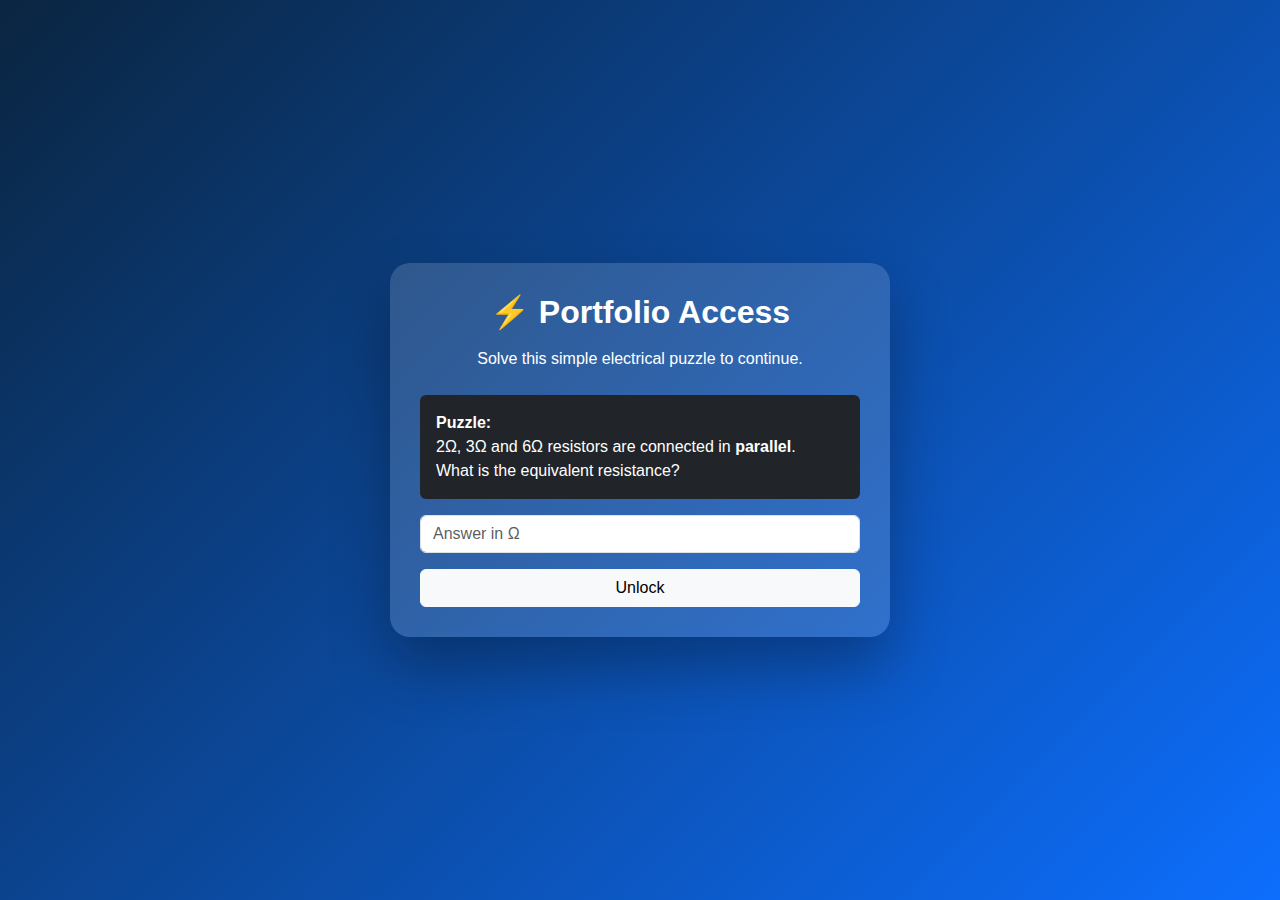
<file: index.html>
<!DOCTYPE html>
<html lang="en">
<head>
<meta charset="UTF-8">
<meta name="viewport" content="width=device-width, initial-scale=1">
<title>Access Required</title>

<link href="https://cdn.jsdelivr.net/npm/bootstrap@5.3.3/dist/css/bootstrap.min.css" rel="stylesheet">

<style>
body{
  min-height:100vh;
  margin:0;
  background: linear-gradient(135deg,#0a2540,#0d6efd);
  display:flex;
  align-items:center;
  justify-content:center;
  color:white;
  font-family: Arial, sans-serif;
}
.card-box{
  background: rgba(255,255,255,0.15);
  padding:30px;
  border-radius:20px;
  width:100%;
  max-width:500px;
  box-shadow:0 30px 60px rgba(0,0,0,0.3);
}
</style>
</head>

<body>

<div class="card-box text-center">
  <h2 class="fw-bold mb-3">⚡ Portfolio Access</h2>

  <p class="mb-4">
    Solve this simple electrical puzzle to continue.
  </p>

  <div class="bg-dark p-3 rounded mb-3 text-start">
    <strong>Puzzle:</strong><br>
    2Ω, 3Ω and 6Ω resistors are connected in <b>parallel</b>.<br>
    What is the equivalent resistance?
  </div>

  <input id="answer" class="form-control mb-3" placeholder="Answer in Ω">

  <div id="msg" class="text-danger mb-2 d-none">❌ Wrong answer. Try again.</div>

  <button class="btn btn-light w-100" onclick="unlock()">Unlock</button>
</div>

<script>
function unlock(){
  const ans = document.getElementById("answer").value.trim();

  if(ans === "1"){
    localStorage.setItem("unlocked","yes");
    window.location.href = "./home.html";  // ✅ FIXED
  } else {
    document.getElementById("msg").classList.remove("d-none");
  }
}
</script>


</body>
</html>
</file>
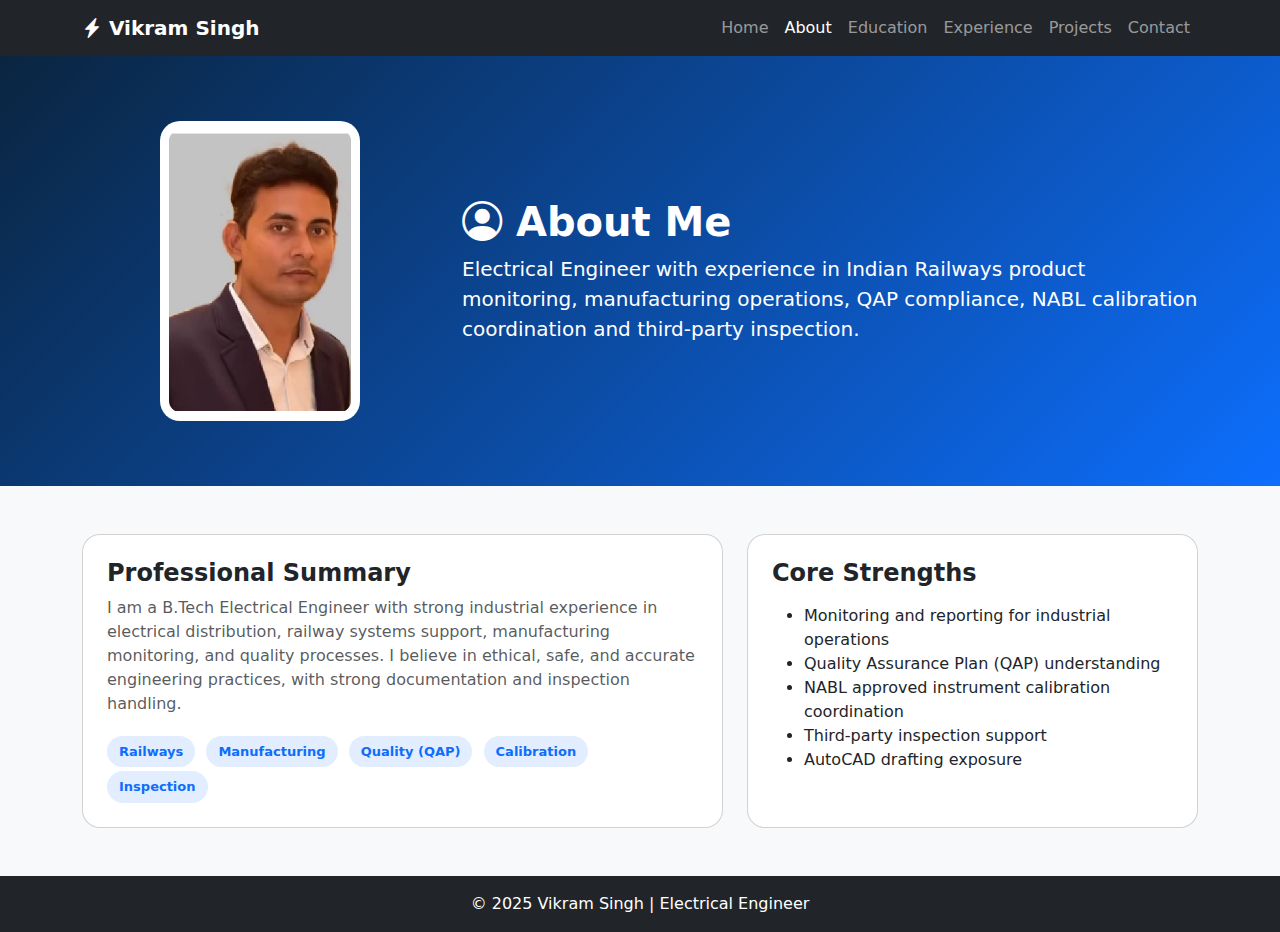
<file: about.html>
<!DOCTYPE html>
<html lang="en">
<head>
  <meta charset="UTF-8">
  <meta name="viewport" content="width=device-width, initial-scale=1">
  <title>About | Vikram Singh</title>

  <link href="https://cdn.jsdelivr.net/npm/bootstrap@5.3.3/dist/css/bootstrap.min.css" rel="stylesheet">
  <link rel="stylesheet" href="https://cdn.jsdelivr.net/npm/bootstrap-icons@1.11.3/font/bootstrap-icons.min.css">

  <style>
    .page-hero{
      background: linear-gradient(135deg, #0a2540, #0d6efd);
      color: white;
      padding: 65px 0;
    }
    .soft-card{
      border-radius: 18px;
      transition: 0.25s;
    }
    .soft-card:hover{
      transform: translateY(-6px);
      box-shadow: 0 22px 55px rgba(0,0,0,0.12);
    }
    .profile-img{
      width: 210px;
      height: 210px;
      object-fit: cover;
      border-radius: 18px;
      border: 3px solid rgba(255,255,255,0.35);
    }
    .pill{
      display:inline-block;
      padding: 6px 12px;
      border-radius: 999px;
      background: rgba(13,110,253,0.12);
      color: #0d6efd;
      font-weight: 600;
      font-size: 13px;
      margin: 4px 6px 0 0;
    }
    .col-lg-4{
      display: flex;
      justify-content: center;
      align-items: center;
      transition: 0.25s;
    }

    .profile-img{
      width: 200px;
      height: 300px;
      object-fit: contain;          /* no crop */
      background: #ffffff;             /* fills empty area */
      border-radius: 20px;
      padding: 6px;
    }

  </style>
</head>

<body>

<!-- NAVBAR -->
<nav class="navbar navbar-expand-lg navbar-dark bg-dark sticky-top">
  <div class="container">
    <a class="navbar-brand fw-bold" href="index.html"><i class="bi bi-lightning-charge-fill"></i> Vikram Singh</a>

    <button class="navbar-toggler" type="button" data-bs-toggle="collapse" data-bs-target="#mainNav">
      <span class="navbar-toggler-icon"></span>
    </button>

    <div class="collapse navbar-collapse" id="mainNav">
      <ul class="navbar-nav ms-auto">
        <li class="nav-item"><a class="nav-link" href="index.html">Home</a></li>
        <li class="nav-item"><a class="nav-link active" href="about.html">About</a></li>
        <li class="nav-item"><a class="nav-link" href="education.html">Education</a></li>
        <li class="nav-item"><a class="nav-link" href="experience.html">Experience</a></li>
        <li class="nav-item"><a class="nav-link" href="projects.html">Projects</a></li>
        <li class="nav-item"><a class="nav-link" href="contact.html">Contact</a></li>
      </ul>
    </div>
  </div>
</nav>

<!-- HERO -->
<section class="page-hero">
  <div class="container">
    <div class="row align-items-center g-4">
      <div class="col-lg-4 text-lg-end text-center">
        <div class="profile-box d-inline-block">
          <img src="profile.jpg" alt="Vikram Singh" class="profile-img">
        </div>
      </div>
      <div class="col-lg-8">
        <h1 class="fw-bold mb-2"><i class="bi bi-person-circle"></i> About Me</h1>
        <p class="lead mb-0">
          Electrical Engineer with experience in Indian Railways product monitoring, manufacturing operations,
          QAP compliance, NABL calibration coordination and third-party inspection.
        </p>
      </div>
    </div>
  </div>
</section>

<!-- CONTENT -->
<section class="py-5 bg-light">
  <div class="container">

    <div class="row g-4">
      <div class="col-lg-7">
        <div class="card soft-card p-4 h-100">
          <h4 class="fw-bold mb-2">Professional Summary</h4>
          <p class="text-muted mb-0">
            I am a B.Tech Electrical Engineer with strong industrial experience in electrical distribution,
            railway systems support, manufacturing monitoring, and quality processes. I believe in ethical,
            safe, and accurate engineering practices, with strong documentation and inspection handling.
          </p>

          <div class="mt-3">
            <span class="pill">Railways</span>
            <span class="pill">Manufacturing</span>
            <span class="pill">Quality (QAP)</span>
            <span class="pill">Calibration</span>
            <span class="pill">Inspection</span>
          </div>
        </div>
      </div>

      <div class="col-lg-5">
        <div class="card soft-card p-4 h-100">
          <h4 class="fw-bold mb-3">Core Strengths</h4>
          <ul class="mb-0">
            <li>Monitoring and reporting for industrial operations</li>
            <li>Quality Assurance Plan (QAP) understanding</li>
            <li>NABL approved instrument calibration coordination</li>
            <li>Third-party inspection support</li>
            <li>AutoCAD drafting exposure</li>
          </ul>
        </div>
      </div>
    </div>

  </div>
</section>

<footer class="bg-dark text-white text-center py-3">
  © 2025 Vikram Singh | Electrical Engineer
</footer>

<script src="https://cdn.jsdelivr.net/npm/bootstrap@5.3.3/dist/js/bootstrap.bundle.min.js"></script>
</body>
</html>
</file>
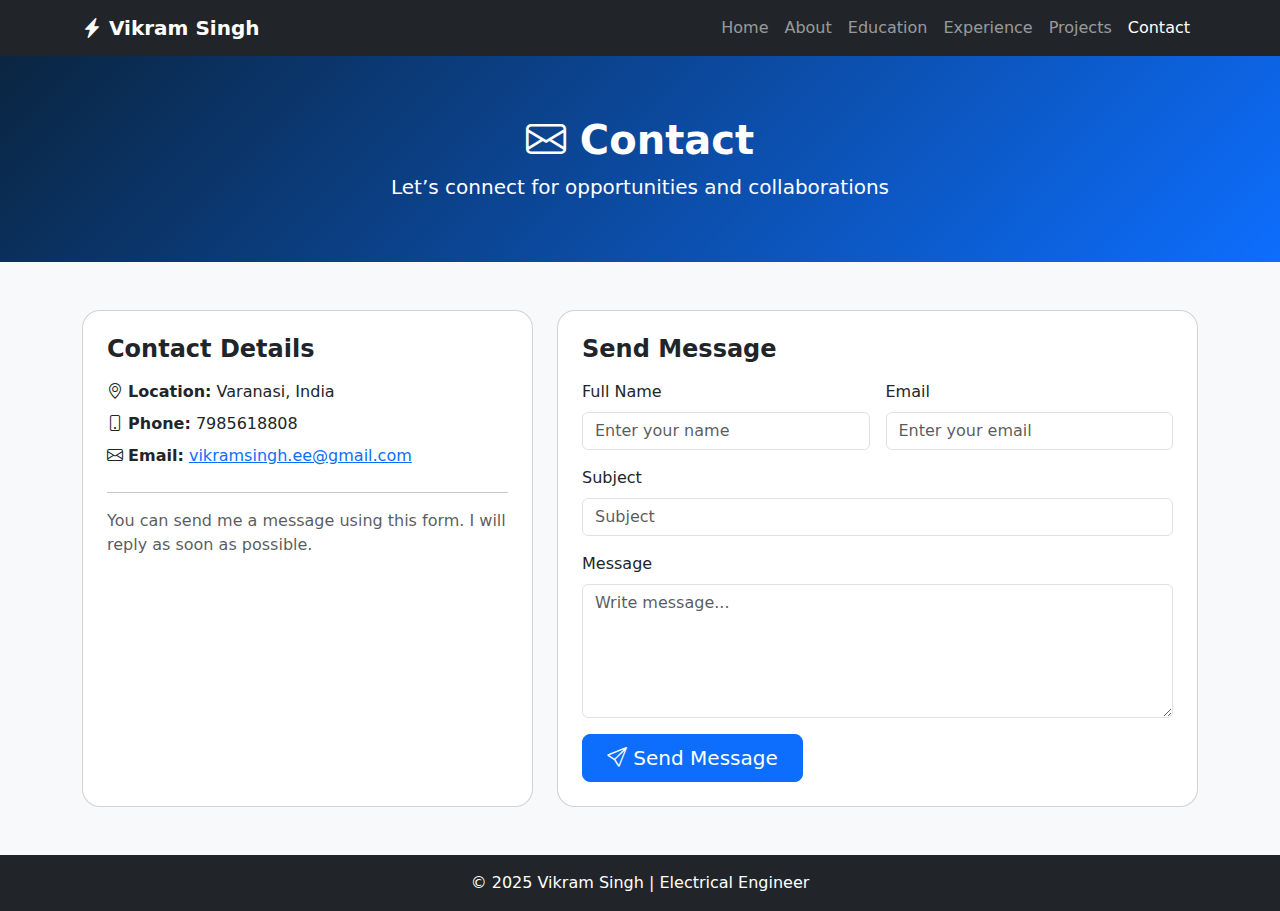
<file: contact.html>
<!DOCTYPE html>
<html lang="en">
<head>
  <meta charset="UTF-8">
  <meta name="viewport" content="width=device-width, initial-scale=1">
  <title>Contact | Vikram Singh</title>

  <link href="https://cdn.jsdelivr.net/npm/bootstrap@5.3.3/dist/css/bootstrap.min.css" rel="stylesheet">
  <link rel="stylesheet" href="https://cdn.jsdelivr.net/npm/bootstrap-icons@1.11.3/font/bootstrap-icons.min.css">

  <style>
    .page-hero{
      background: linear-gradient(135deg, #0a2540, #0d6efd);
      color: white;
      padding: 60px 0;
    }
    .contact-card{
      border-radius: 18px;
      transition: 0.25s;
    }
    .contact-card:hover{
      transform: translateY(-6px);
      box-shadow: 0 22px 55px rgba(0,0,0,0.12);
    }
  </style>
</head>

<body>

<nav class="navbar navbar-expand-lg navbar-dark bg-dark sticky-top">
  <div class="container">
    <a class="navbar-brand fw-bold" href="index.html"><i class="bi bi-lightning-charge-fill"></i> Vikram Singh</a>
    <button class="navbar-toggler" data-bs-toggle="collapse" data-bs-target="#mainNav">
      <span class="navbar-toggler-icon"></span>
    </button>
    <div class="collapse navbar-collapse" id="mainNav">
      <ul class="navbar-nav ms-auto">
        <li class="nav-item"><a class="nav-link" href="index.html">Home</a></li>
        <li class="nav-item"><a class="nav-link" href="about.html">About</a></li>
        <li class="nav-item"><a class="nav-link" href="education.html">Education</a></li>
        <li class="nav-item"><a class="nav-link" href="experience.html">Experience</a></li>
        <li class="nav-item"><a class="nav-link" href="projects.html">Projects</a></li>
        <li class="nav-item"><a class="nav-link active" href="contact.html">Contact</a></li>
      </ul>
    </div>
  </div>
</nav>

<section class="page-hero">
  <div class="container text-center">
    <h1 class="fw-bold"><i class="bi bi-envelope"></i> Contact</h1>
    <p class="lead mb-0">Let’s connect for opportunities and collaborations</p>
  </div>
</section>

<section class="py-5 bg-light">
  <div class="container">
    <div class="row g-4">

      <!-- CONTACT INFO -->
      <div class="col-lg-5">
        <div class="card contact-card p-4 h-100">
          <h4 class="fw-bold mb-3">Contact Details</h4>

          <p class="mb-2"><i class="bi bi-geo-alt"></i> <strong>Location:</strong> Varanasi, India</p>
          <p class="mb-2"><i class="bi bi-phone"></i> <strong>Phone:</strong> 7985618808</p>
          <p class="mb-2">
            <i class="bi bi-envelope"></i> <strong>Email:</strong>
            <a href="mailto:vikramsingh.ee@gmail.com">vikramsingh.ee@gmail.com</a>
          </p>

          <hr>

          <p class="text-muted mb-0">
            You can send me a message using this form. I will reply as soon as possible.
          </p>
        </div>
      </div>

      <!-- FORM -->
      <div class="col-lg-7">
        <div class="card contact-card p-4 h-100">
          <h4 class="fw-bold mb-3">Send Message</h4>

          <form id="contactForm">
            <div class="row g-3">
              <div class="col-md-6">
                <label class="form-label">Full Name</label>
                <input type="text" class="form-control" id="name" name="name"placeholder="Enter your name" required>
              </div>

              <div class="col-md-6">
                <label class="form-label">Email</label>
                <input type="email" class="form-control" id="email" name="email" placeholder="Enter your email" required>
              </div>

              <div class="col-12">
                <label class="form-label">Subject</label>
                <input type="text" class="form-control" id="subject" name="subject" placeholder="Subject">
              </div>

              <div class="col-12">
                <label class="form-label">Message</label>
                <textarea class="form-control" rows="5" id="message" name="message" placeholder="Write message..." required></textarea>
              </div>
              <div id="formAlert" class="alert d-none mt-3" role="alert"></div>
              <div class="col-12">
                <button type="submit" class="btn btn-primary btn-lg px-4">
                  <i class="bi bi-send"></i> Send Message
                </button>
              </div>
            </div>
          </form>
        </div>
      </div>

    </div>
  </div>
</section>

<footer class="bg-dark text-white text-center py-3">
  © 2025 Vikram Singh | Electrical Engineer
</footer>

<script src="https://cdn.jsdelivr.net/npm/bootstrap@5.3.3/dist/js/bootstrap.bundle.min.js"></script>
<script>
  const scriptURL = "https://script.google.com/macros/s/AKfycbwCpc7iQmacyplZFWKwTv1E_6xkGP_kROwiGHowOdxpYC74RvsdyOtcHF-xZ34udOFU0g/exec";

  const form = document.getElementById("contactForm");
  const alertBox = document.getElementById("formAlert");

  form.addEventListener("submit", async (e) => {
    e.preventDefault();

    alertBox.classList.remove("d-none", "alert-success", "alert-danger");
    alertBox.classList.add("alert-info");
    alertBox.innerText = "Sending message...";

    const formData = new FormData(form);
    formData.append("page", "contact.html");

    try {
      await fetch(scriptURL, {
        method: "POST",
        mode: "no-cors",   // ✅ FIX FOR CORS
        body: formData
      });

      alertBox.classList.remove("alert-info");
      alertBox.classList.add("alert-success");
      alertBox.innerText = "✅ Message sent successfully!";
      form.reset();

    } catch (error) {
      alertBox.classList.remove("alert-info");
      alertBox.classList.add("alert-danger");
      alertBox.innerText = "❌ Error sending message. Please try again.";
      console.error(error);
    }
  });
</script>



</body>
</html>
</file>
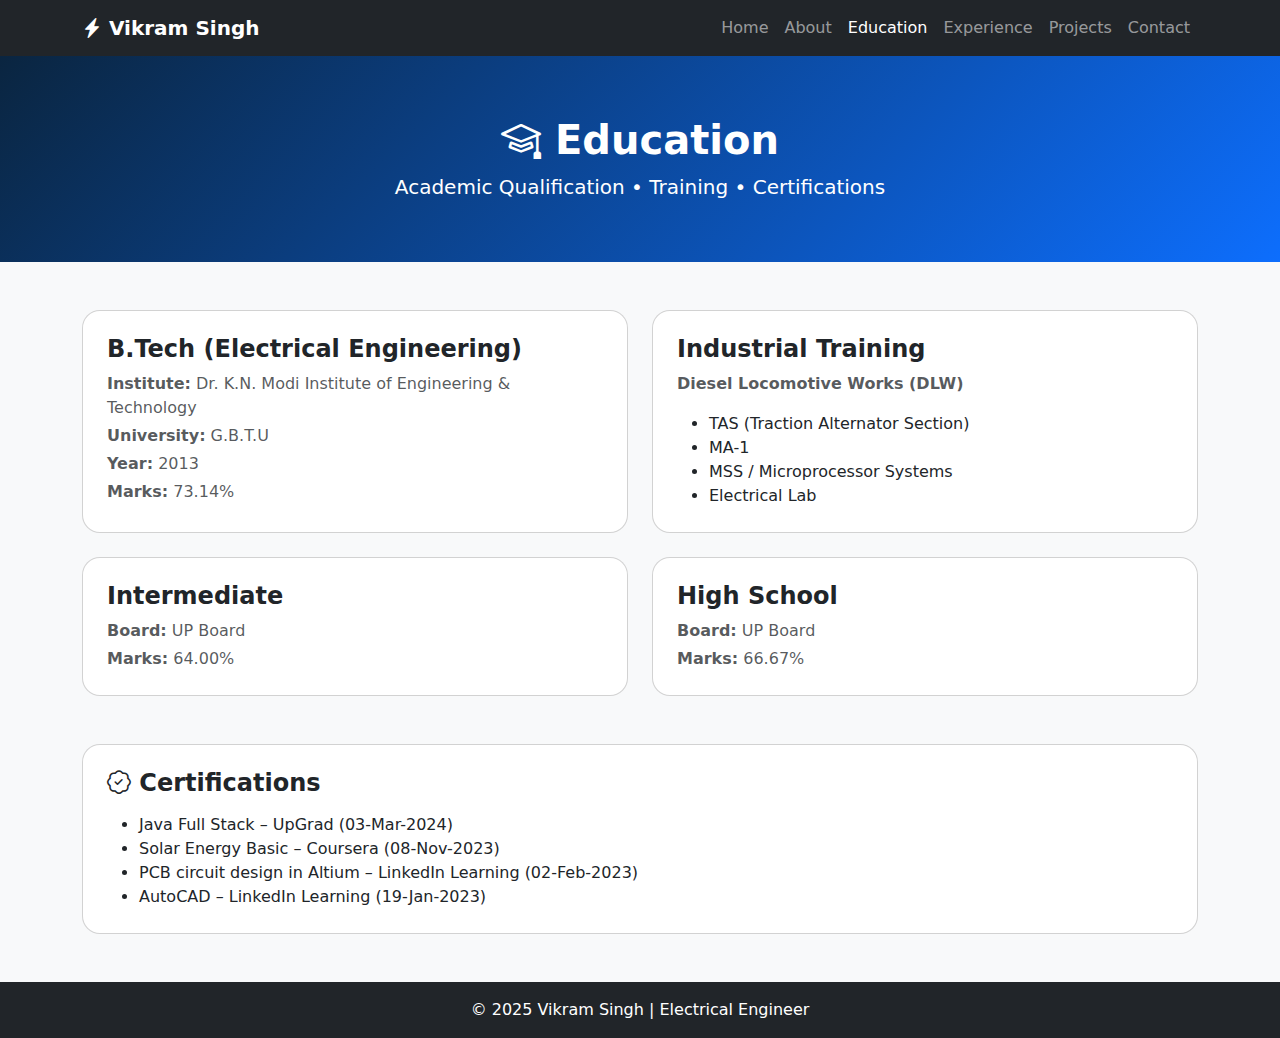
<file: education.html>
<!DOCTYPE html>
<html lang="en">
<head>
  <meta charset="UTF-8">
  <meta name="viewport" content="width=device-width, initial-scale=1">
  <title>Education | Vikram Singh</title>

  <link href="https://cdn.jsdelivr.net/npm/bootstrap@5.3.3/dist/css/bootstrap.min.css" rel="stylesheet">
  <link rel="stylesheet" href="https://cdn.jsdelivr.net/npm/bootstrap-icons@1.11.3/font/bootstrap-icons.min.css">

  <style>
    .page-hero{
      background: linear-gradient(135deg, #0a2540, #0d6efd);
      color: white;
      padding: 60px 0;
    }
    .edu-card{
      border-radius: 18px;
      transition: 0.25s;
    }
    .edu-card:hover{
      transform: translateY(-6px);
      box-shadow: 0 22px 55px rgba(0,0,0,0.12);
    }
  </style>
</head>

<body>

<nav class="navbar navbar-expand-lg navbar-dark bg-dark sticky-top">
  <div class="container">
    <a class="navbar-brand fw-bold" href="index.html"><i class="bi bi-lightning-charge-fill"></i> Vikram Singh</a>
    <button class="navbar-toggler" data-bs-toggle="collapse" data-bs-target="#mainNav">
      <span class="navbar-toggler-icon"></span>
    </button>
    <div class="collapse navbar-collapse" id="mainNav">
      <ul class="navbar-nav ms-auto">
        <li class="nav-item"><a class="nav-link" href="index.html">Home</a></li>
        <li class="nav-item"><a class="nav-link" href="about.html">About</a></li>
        <li class="nav-item"><a class="nav-link active" href="education.html">Education</a></li>
        <li class="nav-item"><a class="nav-link" href="experience.html">Experience</a></li>
        <li class="nav-item"><a class="nav-link" href="projects.html">Projects</a></li>
        <li class="nav-item"><a class="nav-link" href="contact.html">Contact</a></li>
      </ul>
    </div>
  </div>
</nav>

<section class="page-hero">
  <div class="container text-center">
    <h1 class="fw-bold"><i class="bi bi-mortarboard"></i> Education</h1>
    <p class="lead mb-0">Academic Qualification • Training • Certifications</p>
  </div>
</section>

<section class="py-5 bg-light">
  <div class="container">

    <div class="row g-4">

      <div class="col-lg-6">
        <div class="card edu-card p-4 h-100">
          <h4 class="fw-bold mb-2">B.Tech (Electrical Engineering)</h4>
          <p class="text-muted mb-1"><strong>Institute:</strong> Dr. K.N. Modi Institute of Engineering & Technology</p>
          <p class="text-muted mb-1"><strong>University:</strong> G.B.T.U</p>
          <p class="text-muted mb-1"><strong>Year:</strong> 2013</p>
          <p class="text-muted mb-0"><strong>Marks:</strong> 73.14%</p>
        </div>
      </div>

      <div class="col-lg-6">
        <div class="card edu-card p-4 h-100">
          <h4 class="fw-bold mb-2">Industrial Training</h4>
          <p class="text-muted"><strong>Diesel Locomotive Works (DLW)</strong></p>
          <ul class="mb-0">
            <li>TAS (Traction Alternator Section)</li>
            <li>MA-1</li>
            <li>MSS / Microprocessor Systems</li>
            <li>Electrical Lab</li>
          </ul>
        </div>
      </div>

      <div class="col-lg-6">
        <div class="card edu-card p-4 h-100">
          <h4 class="fw-bold mb-2">Intermediate</h4>
          <p class="text-muted mb-1"><strong>Board:</strong> UP Board</p>
          <p class="text-muted mb-0"><strong>Marks:</strong> 64.00%</p>
        </div>
      </div>

      <div class="col-lg-6">
        <div class="card edu-card p-4 h-100">
          <h4 class="fw-bold mb-2">High School</h4>
          <p class="text-muted mb-1"><strong>Board:</strong> UP Board</p>
          <p class="text-muted mb-0"><strong>Marks:</strong> 66.67%</p>
        </div>
      </div>

    </div>

    <div class="mt-5">
      <div class="card edu-card p-4">
        <h4 class="fw-bold mb-3"><i class="bi bi-patch-check"></i> Certifications</h4>
        <ul class="mb-0">
          <li>Java Full Stack – UpGrad (03-Mar-2024)</li>
          <li>Solar Energy Basic – Coursera (08-Nov-2023)</li>
          <li>PCB circuit design in Altium – LinkedIn Learning (02-Feb-2023)</li>
          <li>AutoCAD – LinkedIn Learning (19-Jan-2023)</li>
        </ul>
      </div>
    </div>

  </div>
</section>

<footer class="bg-dark text-white text-center py-3">
  © 2025 Vikram Singh | Electrical Engineer
</footer>

<script src="https://cdn.jsdelivr.net/npm/bootstrap@5.3.3/dist/js/bootstrap.bundle.min.js"></script>
</body>
</html>
</file>
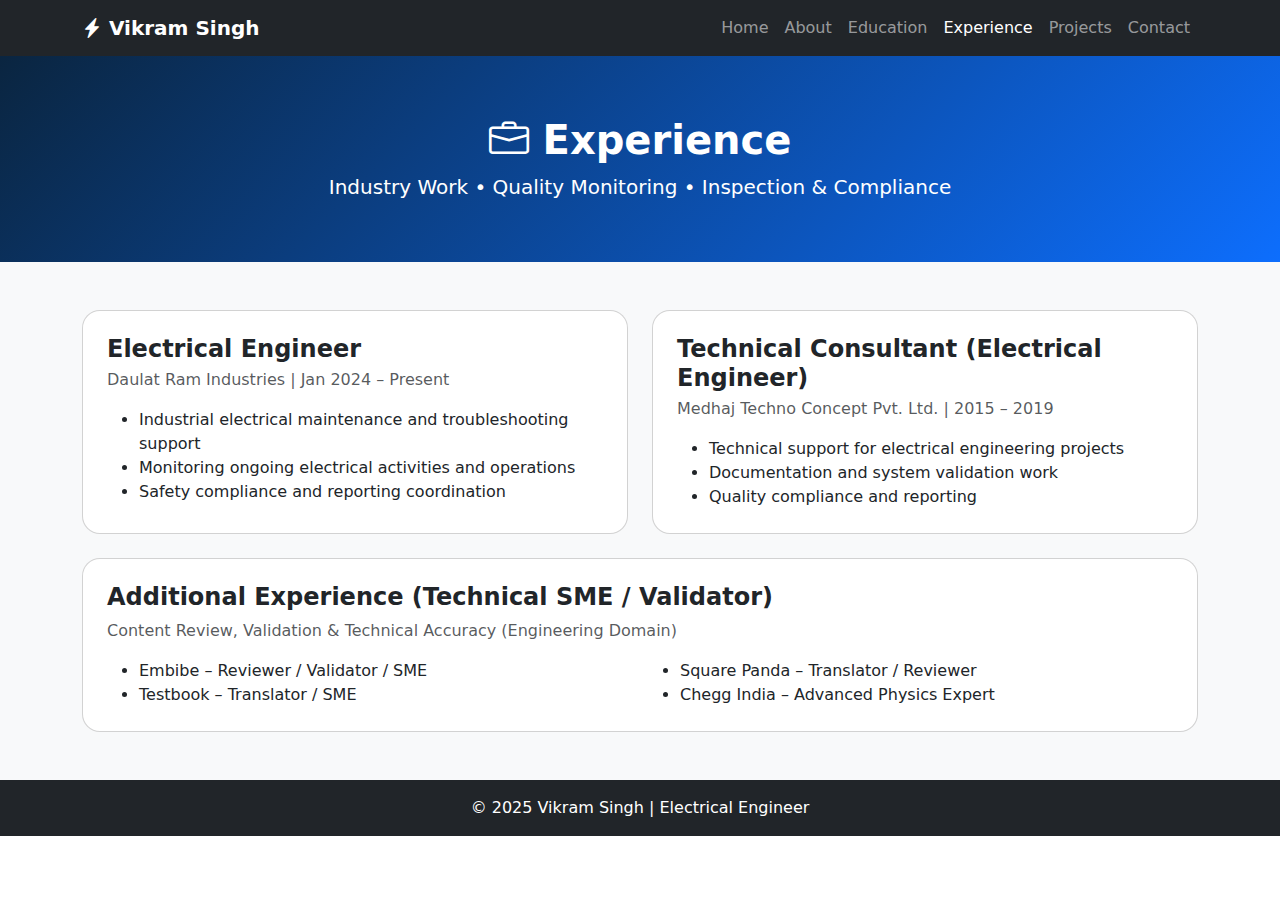
<file: experience.html>
<!DOCTYPE html>
<html lang="en">
<head>
  <meta charset="UTF-8">
  <meta name="viewport" content="width=device-width, initial-scale=1">
  <title>Experience | Vikram Singh</title>

  <link href="https://cdn.jsdelivr.net/npm/bootstrap@5.3.3/dist/css/bootstrap.min.css" rel="stylesheet">
  <link rel="stylesheet" href="https://cdn.jsdelivr.net/npm/bootstrap-icons@1.11.3/font/bootstrap-icons.min.css">

  <style>
    .page-hero{
      background: linear-gradient(135deg, #0a2540, #0d6efd);
      color: white;
      padding: 60px 0;
    }
    .exp-card{
      border-radius: 18px;
      transition: 0.25s;
    }
    .exp-card:hover{
      transform: translateY(-6px);
      box-shadow: 0 22px 55px rgba(0,0,0,0.12);
    }
  </style>
</head>

<body>

<nav class="navbar navbar-expand-lg navbar-dark bg-dark sticky-top">
  <div class="container">
    <a class="navbar-brand fw-bold" href="index.html"><i class="bi bi-lightning-charge-fill"></i> Vikram Singh</a>
    <button class="navbar-toggler" data-bs-toggle="collapse" data-bs-target="#mainNav">
      <span class="navbar-toggler-icon"></span>
    </button>
    <div class="collapse navbar-collapse" id="mainNav">
      <ul class="navbar-nav ms-auto">
        <li class="nav-item"><a class="nav-link" href="index.html">Home</a></li>
        <li class="nav-item"><a class="nav-link" href="about.html">About</a></li>
        <li class="nav-item"><a class="nav-link" href="education.html">Education</a></li>
        <li class="nav-item"><a class="nav-link active" href="experience.html">Experience</a></li>
        <li class="nav-item"><a class="nav-link" href="projects.html">Projects</a></li>
        <li class="nav-item"><a class="nav-link" href="contact.html">Contact</a></li>
      </ul>
    </div>
  </div>
</nav>

<section class="page-hero">
  <div class="container text-center">
    <h1 class="fw-bold"><i class="bi bi-briefcase"></i> Experience</h1>
    <p class="lead mb-0">Industry Work • Quality Monitoring • Inspection & Compliance</p>
  </div>
</section>

<section class="py-5 bg-light">
  <div class="container">

    <div class="row g-4">

      <div class="col-lg-6">
        <div class="card exp-card p-4 h-100">
          <h4 class="fw-bold mb-1">Electrical Engineer</h4>
          <p class="text-muted mb-3">Daulat Ram Industries | Jan 2024 – Present</p>

          <ul class="mb-0">
            <li>Industrial electrical maintenance and troubleshooting support</li>
            <li>Monitoring ongoing electrical activities and operations</li>
            <li>Safety compliance and reporting coordination</li>
          </ul>
        </div>
      </div>

      <div class="col-lg-6">
        <div class="card exp-card p-4 h-100">
          <h4 class="fw-bold mb-1">Technical Consultant (Electrical Engineer)</h4>
          <p class="text-muted mb-3">Medhaj Techno Concept Pvt. Ltd. | 2015 – 2019</p>

          <ul class="mb-0">
            <li>Technical support for electrical engineering projects</li>
            <li>Documentation and system validation work</li>
            <li>Quality compliance and reporting</li>
          </ul>
        </div>
      </div>

      <div class="col-lg-12">
        <div class="card exp-card p-4">
          <h4 class="fw-bold mb-2">Additional Experience (Technical SME / Validator)</h4>
          <p class="text-muted mb-3">Content Review, Validation & Technical Accuracy (Engineering Domain)</p>

          <div class="row g-3">
            <div class="col-md-6">
              <ul class="mb-0">
                <li>Embibe – Reviewer / Validator / SME</li>
                <li>Testbook – Translator / SME</li>
              </ul>
            </div>
            <div class="col-md-6">
              <ul class="mb-0">
                <li>Square Panda – Translator / Reviewer</li>
                <li>Chegg India – Advanced Physics Expert</li>
              </ul>
            </div>
          </div>

        </div>
      </div>

    </div>

  </div>
</section>

<footer class="bg-dark text-white text-center py-3">
  © 2025 Vikram Singh | Electrical Engineer
</footer>

<script src="https://cdn.jsdelivr.net/npm/bootstrap@5.3.3/dist/js/bootstrap.bundle.min.js"></script>
</body>
</html>
</file>
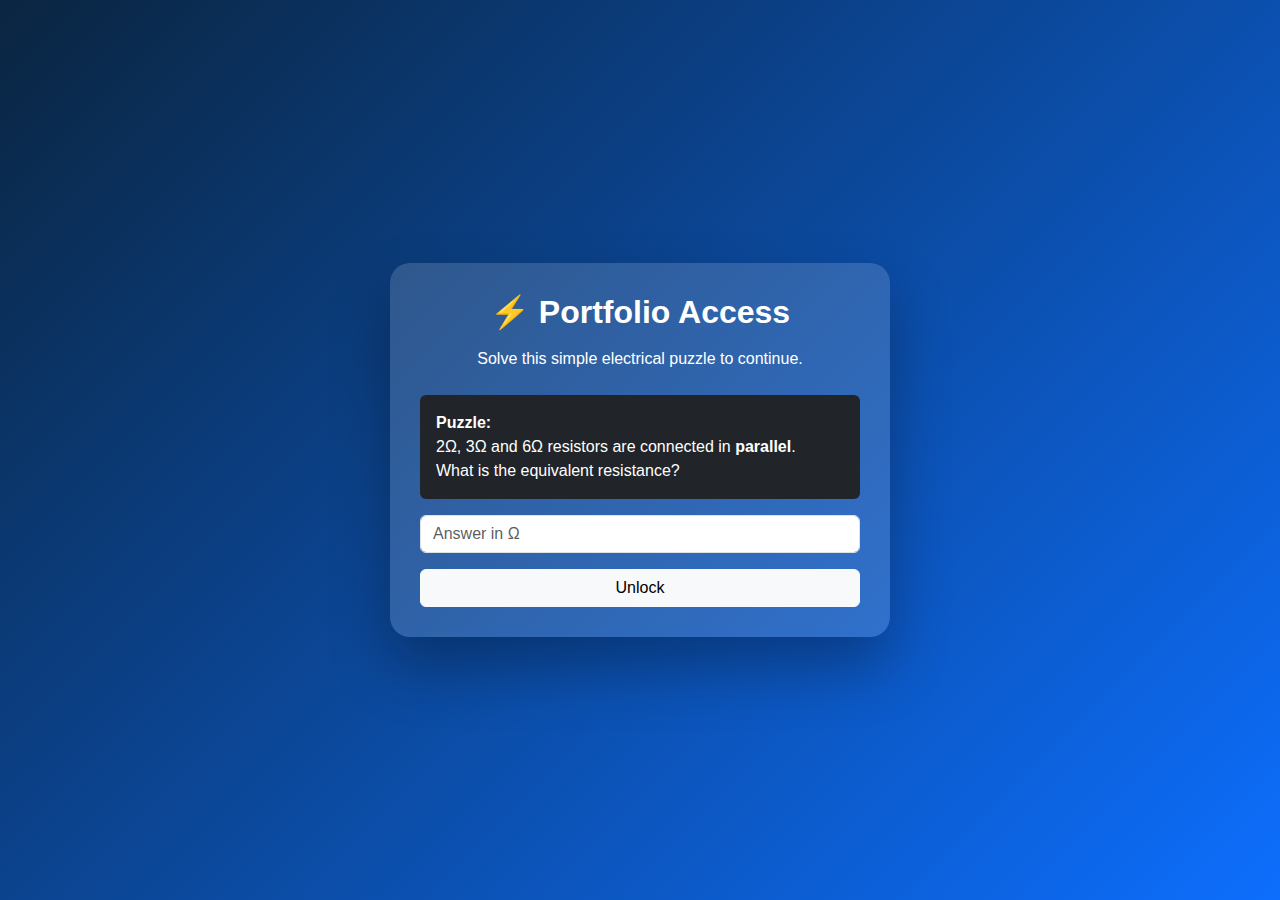
<file: home.html>
<!DOCTYPE html>
<html lang="en">
<head>
  <script>
  if (localStorage.getItem("unlocked") !== "yes") {
    const basePath = window.location.pathname.replace("home.html", "");
    window.location.replace(basePath + "index.html");
  }
</script>

  <meta charset="UTF-8">
  <meta name="viewport" content="width=device-width, initial-scale=1">
  <title>Vikram Singh | Electrical Engineer</title>

  <link href="https://cdn.jsdelivr.net/npm/bootstrap@5.3.3/dist/css/bootstrap.min.css" rel="stylesheet">
  <link rel="stylesheet" href="https://cdn.jsdelivr.net/npm/bootstrap-icons@1.11.3/font/bootstrap-icons.min.css">

  <style>
    .hero{
      background: linear-gradient(135deg, #0a2540, #0d6efd);
      color: white;
      padding: 85px 0;
    }
    .glass{
      background: rgba(255,255,255,0.10);
      border: 1px solid rgba(255,255,255,0.22);
      border-radius: 18px;
      padding: 20px;
      backdrop-filter: blur(10px);
    }
    .card-style{
      border-radius: 18px;
      transition: 0.25s;
    }
    .card-style:hover{
      transform: translateY(-6px);
      box-shadow: 0 22px 55px rgba(0,0,0,0.12);
    }
    .pill{
      display:inline-block;
      padding: 6px 12px;
      border-radius: 999px;
      background: rgba(13,110,253,0.12);
      color: #0d6efd;
      font-weight: 600;
      font-size: 13px;
      margin: 4px 6px 0 0;
    }
  </style>
</head>

<body>

<!-- NAVBAR -->
<nav class="navbar navbar-expand-lg navbar-dark bg-dark sticky-top">
  <div class="container">
    <a class="navbar-brand fw-bold" href="index.html">
      <i class="bi bi-lightning-charge-fill"></i> Vikram Singh
    </a>

    <button class="navbar-toggler" type="button" data-bs-toggle="collapse" data-bs-target="#mainNav">
      <span class="navbar-toggler-icon"></span>
    </button>

    <div class="collapse navbar-collapse" id="mainNav">
      <ul class="navbar-nav ms-auto">
        <li class="nav-item"><a class="nav-link active" href="index.html">Home</a></li>
        <li class="nav-item"><a class="nav-link" href="about.html">About</a></li>
        <li class="nav-item"><a class="nav-link" href="education.html">Education</a></li>
        <li class="nav-item"><a class="nav-link" href="experience.html">Experience</a></li>
        <li class="nav-item"><a class="nav-link" href="projects.html">Projects</a></li>
        <li class="nav-item"><a class="nav-link" href="contact.html">Contact</a></li>
      </ul>
    </div>
  </div>
</nav>

<!-- HERO -->
<section class="hero">
  <div class="container">
    <div class="row align-items-center g-4">
      <div class="col-lg-7">
        <h1 class="display-5 fw-bold mb-2">Electrical Engineer</h1>
        <p class="lead mb-4">
          Electrical Distribution • Indian Railways (RMPU) • Manufacturing Quality • Inspection & Compliance
        </p>

        <div class="d-flex flex-wrap gap-2">
          <a href="projects.html" class="btn btn-light btn-lg px-4">
            <i class="bi bi-kanban"></i> View Projects
          </a>
          <a href="contact.html" class="btn btn-outline-light btn-lg px-4">
            <i class="bi bi-envelope"></i> Contact
          </a>
        </div>

        <div class="mt-4">
          <span class="pill bg-white text-dark">RAPDRP Part-B</span>
          <span class="pill bg-white text-dark">Indian Railways</span>
          <span class="pill bg-white text-dark">QAP</span>
          <span class="pill bg-white text-dark">NABL Calibration</span>
        </div>
      </div>

      <div class="col-lg-5">
        <div class="glass">
          <h5 class="fw-bold"><i class="bi bi-person-badge"></i> Quick Profile</h5>
          <hr class="border-white border-opacity-25">
          <p class="mb-2"><i class="bi bi-mortarboard"></i> <strong>Degree:</strong> B.Tech (Electrical)</p>
          <p class="mb-2"><i class="bi bi-building"></i> <strong>Domain:</strong> Railways + Manufacturing</p>
          <p class="mb-2"><i class="bi bi-shield-check"></i> <strong>Focus:</strong> Quality & Safety</p>
          <p class="mb-0"><i class="bi bi-geo-alt"></i> <strong>Location:</strong> India</p>
        </div>
      </div>
    </div>
  </div>
</section>

<!-- HIGHLIGHTS -->
<section class="py-5 bg-light">
  <div class="container">
    <h2 class="fw-bold text-center mb-4">Key Strengths</h2>

    <div class="row g-4">
      <div class="col-md-6 col-lg-3">
        <div class="card card-style h-100 p-3">
          <div class="card-body">
            <h5 class="fw-bold"><i class="bi bi-diagram-3"></i> Distribution</h5>
            <p class="text-muted mb-0">Experience in electrical distribution field (RAPDRP Part-B).</p>
          </div>
        </div>
      </div>

      <div class="col-md-6 col-lg-3">
        <div class="card card-style h-100 p-3">
          <div class="card-body">
            <h5 class="fw-bold"><i class="bi bi-train-front"></i> Railways</h5>
            <p class="text-muted mb-0">Monitoring RMPU repair & maintenance work (Tatanagar).</p>
          </div>
        </div>
      </div>

      <div class="col-md-6 col-lg-3">
        <div class="card card-style h-100 p-3">
          <div class="card-body">
            <h5 class="fw-bold"><i class="bi bi-gear"></i> Manufacturing</h5>
            <p class="text-muted mb-0">OCU, Roof Harmonic Filter, RMPU variants for coaches & loco.</p>
          </div>
        </div>
      </div>

      <div class="col-md-6 col-lg-3">
        <div class="card card-style h-100 p-3">
          <div class="card-body">
            <h5 class="fw-bold"><i class="bi bi-check2-circle"></i> Quality & Inspection</h5>
            <p class="text-muted mb-0">QAP monitoring, NABL calibration, third-party inspection.</p>
          </div>
        </div>
      </div>

    </div>
  </div>
</section>

<!-- FOOTER -->
<footer class="bg-dark text-white text-center py-3">
  © 2025 Vikram Singh | Electrical Engineer
</footer>

<script src="https://cdn.jsdelivr.net/npm/bootstrap@5.3.3/dist/js/bootstrap.bundle.min.js"></script>
</body>
</html>
</file>
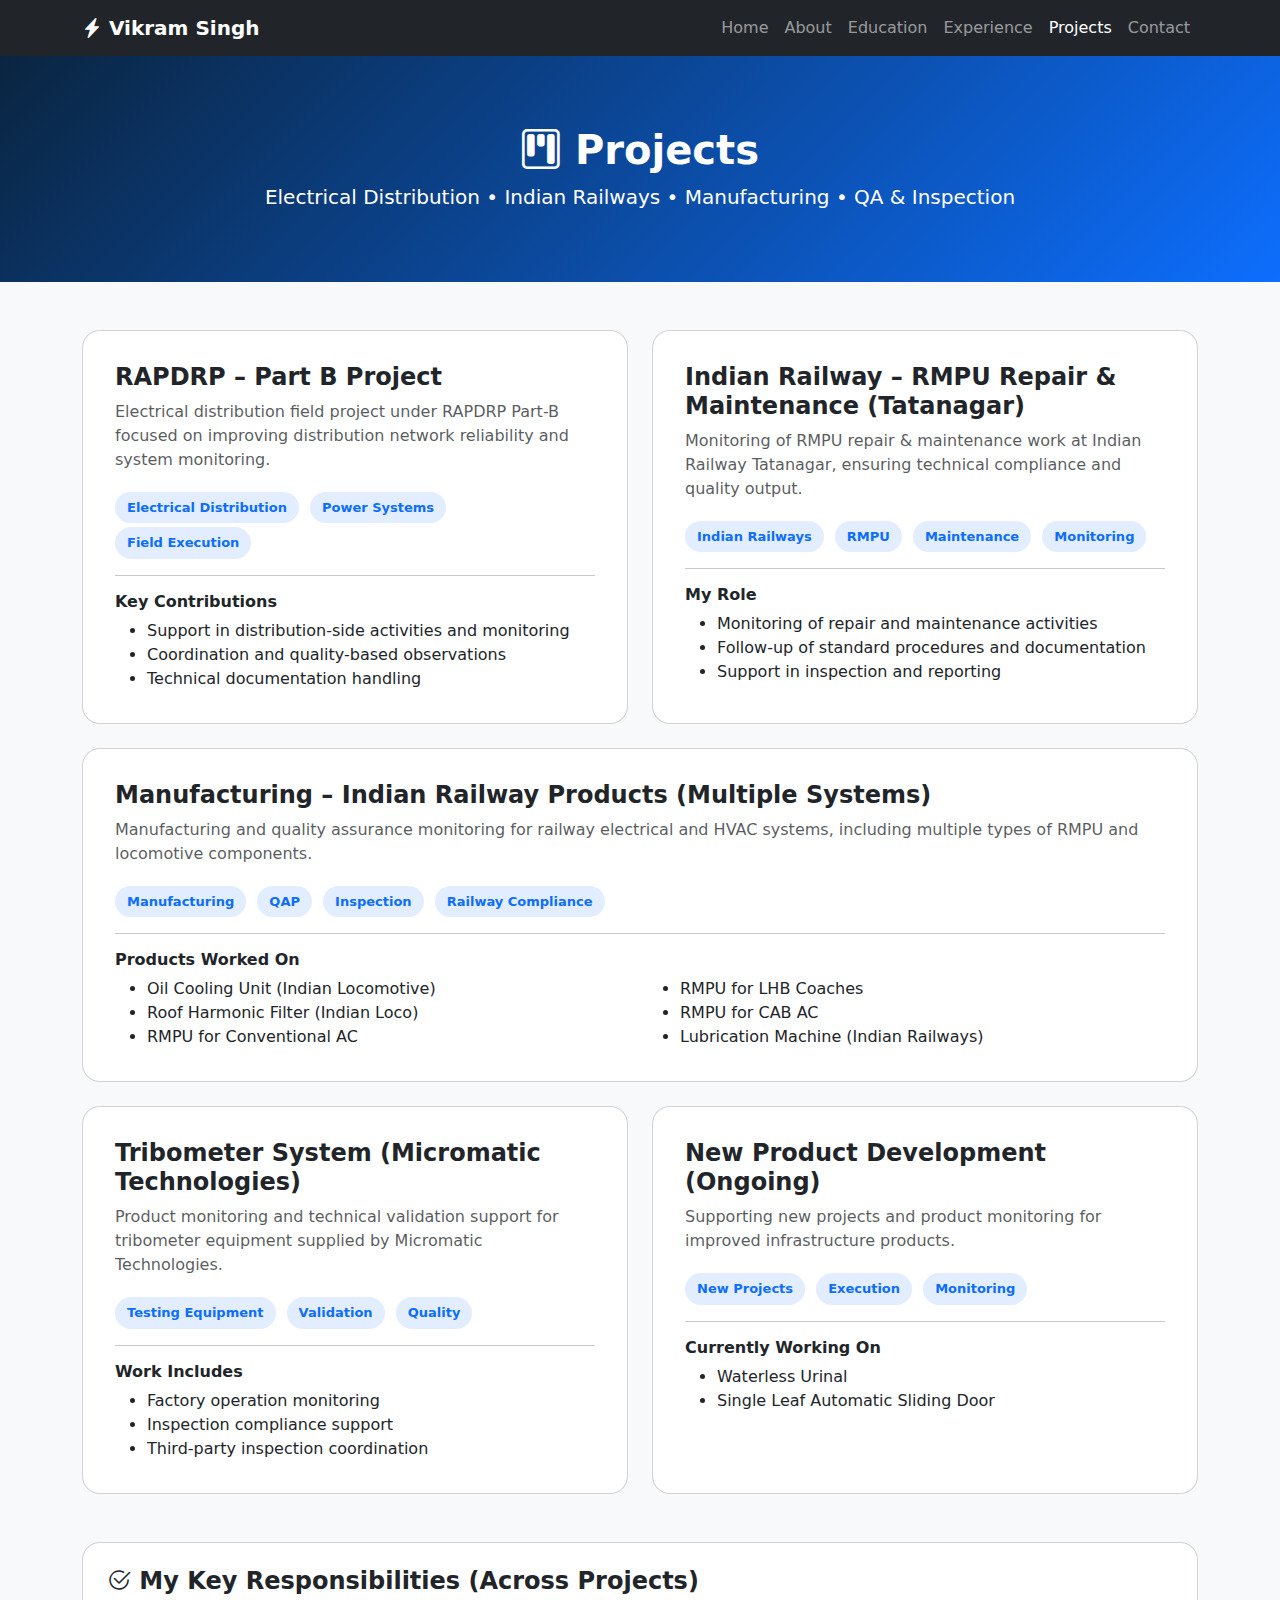
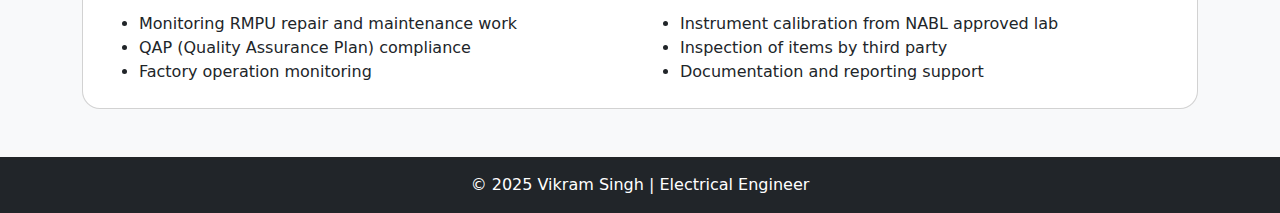
<file: projects.html>
<!DOCTYPE html>
<html lang="en">
<head>
  <meta charset="UTF-8">
  <meta name="viewport" content="width=device-width, initial-scale=1">
  <title>Projects | Vikram Singh</title>

  <!-- Bootstrap -->
  <link href="https://cdn.jsdelivr.net/npm/bootstrap@5.3.3/dist/css/bootstrap.min.css" rel="stylesheet">

  <!-- Icons -->
  <link rel="stylesheet" href="https://cdn.jsdelivr.net/npm/bootstrap-icons@1.11.3/font/bootstrap-icons.min.css">

  <style>
    .page-hero{
      background: linear-gradient(135deg, #0a2540, #0d6efd);
      color: white;
      padding: 70px 0;
    }
    .project-card{
      border-radius: 18px;
      transition: 0.25s;
    }
    .project-card:hover{
      transform: translateY(-6px);
      box-shadow: 0 22px 55px rgba(0,0,0,0.12);
    }
    .pill{
      display:inline-block;
      padding: 6px 12px;
      border-radius: 999px;
      background: rgba(13,110,253,0.12);
      color: #0d6efd;
      font-weight: 600;
      font-size: 13px;
      margin: 4px 6px 0 0;
    }
  </style>
</head>

<body>

<!-- NAVBAR -->
<nav class="navbar navbar-expand-lg navbar-dark bg-dark sticky-top">
  <div class="container">
    <a class="navbar-brand fw-bold" href="index.html">
      <i class="bi bi-lightning-charge-fill"></i> Vikram Singh
    </a>

    <button class="navbar-toggler" type="button" data-bs-toggle="collapse" data-bs-target="#mainNav">
      <span class="navbar-toggler-icon"></span>
    </button>

    <div class="collapse navbar-collapse" id="mainNav">
      <ul class="navbar-nav ms-auto">
        <li class="nav-item"><a class="nav-link" href="index.html">Home</a></li>
        <li class="nav-item"><a class="nav-link" href="about.html">About</a></li>
        <li class="nav-item"><a class="nav-link" href="education.html">Education</a></li>
        <li class="nav-item"><a class="nav-link" href="experience.html">Experience</a></li>
        <li class="nav-item"><a class="nav-link active" href="projects.html">Projects</a></li>
        <li class="nav-item"><a class="nav-link" href="contact.html">Contact</a></li>
      </ul>
    </div>
  </div>
</nav>

<!-- PAGE HERO -->
<section class="page-hero">
  <div class="container text-center">
    <h1 class="fw-bold mb-2"><i class="bi bi-kanban"></i> Projects</h1>
    <p class="lead mb-0">
      Electrical Distribution • Indian Railways • Manufacturing • QA & Inspection
    </p>
  </div>
</section>

<!-- PROJECTS -->
<section class="py-5 bg-light">
  <div class="container">

    <div class="row g-4">

      <!-- Project 1 -->
      <div class="col-lg-6">
        <div class="card project-card h-100 p-3">
          <div class="card-body">
            <h4 class="fw-bold mb-2">RAPDRP – Part B Project</h4>
            <p class="text-muted mb-3">
              Electrical distribution field project under RAPDRP Part-B focused on improving
              distribution network reliability and system monitoring.
            </p>

            <div>
              <span class="pill">Electrical Distribution</span>
              <span class="pill">Power Systems</span>
              <span class="pill">Field Execution</span>
            </div>

            <hr>

            <h6 class="fw-bold mb-2">Key Contributions</h6>
            <ul class="mb-0">
              <li>Support in distribution-side activities and monitoring</li>
              <li>Coordination and quality-based observations</li>
              <li>Technical documentation handling</li>
            </ul>
          </div>
        </div>
      </div>

      <!-- Project 2 -->
      <div class="col-lg-6">
        <div class="card project-card h-100 p-3">
          <div class="card-body">
            <h4 class="fw-bold mb-2">Indian Railway – RMPU Repair & Maintenance (Tatanagar)</h4>
            <p class="text-muted mb-3">
              Monitoring of RMPU repair & maintenance work at Indian Railway Tatanagar,
              ensuring technical compliance and quality output.
            </p>

            <div>
              <span class="pill">Indian Railways</span>
              <span class="pill">RMPU</span>
              <span class="pill">Maintenance</span>
              <span class="pill">Monitoring</span>
            </div>

            <hr>

            <h6 class="fw-bold mb-2">My Role</h6>
            <ul class="mb-0">
              <li>Monitoring of repair and maintenance activities</li>
              <li>Follow-up of standard procedures and documentation</li>
              <li>Support in inspection and reporting</li>
            </ul>
          </div>
        </div>
      </div>

      <!-- Project 3 -->
      <div class="col-lg-12">
        <div class="card project-card h-100 p-3">
          <div class="card-body">
            <h4 class="fw-bold mb-2">Manufacturing – Indian Railway Products (Multiple Systems)</h4>
            <p class="text-muted mb-3">
              Manufacturing and quality assurance monitoring for railway electrical and HVAC systems,
              including multiple types of RMPU and locomotive components.
            </p>

            <div>
              <span class="pill">Manufacturing</span>
              <span class="pill">QAP</span>
              <span class="pill">Inspection</span>
              <span class="pill">Railway Compliance</span>
            </div>

            <hr>

            <h6 class="fw-bold mb-2">Products Worked On</h6>
            <div class="row g-3">
              <div class="col-md-6">
                <ul class="mb-0">
                  <li>Oil Cooling Unit (Indian Locomotive)</li>
                  <li>Roof Harmonic Filter (Indian Loco)</li>
                  <li>RMPU for Conventional AC</li>
                </ul>
              </div>
              <div class="col-md-6">
                <ul class="mb-0">
                  <li>RMPU for LHB Coaches</li>
                  <li>RMPU for CAB AC</li>
                  <li>Lubrication Machine (Indian Railways)</li>
                </ul>
              </div>
            </div>
          </div>
        </div>
      </div>

      <!-- Project 4 -->
      <div class="col-lg-6">
        <div class="card project-card h-100 p-3">
          <div class="card-body">
            <h4 class="fw-bold mb-2">Tribometer System (Micromatic Technologies)</h4>
            <p class="text-muted mb-3">
              Product monitoring and technical validation support for tribometer equipment supplied
              by Micromatic Technologies.
            </p>

            <div>
              <span class="pill">Testing Equipment</span>
              <span class="pill">Validation</span>
              <span class="pill">Quality</span>
            </div>

            <hr>

            <h6 class="fw-bold mb-2">Work Includes</h6>
            <ul class="mb-0">
              <li>Factory operation monitoring</li>
              <li>Inspection compliance support</li>
              <li>Third-party inspection coordination</li>
            </ul>
          </div>
        </div>
      </div>

      <!-- Project 5 -->
      <div class="col-lg-6">
        <div class="card project-card h-100 p-3">
          <div class="card-body">
            <h4 class="fw-bold mb-2">New Product Development (Ongoing)</h4>
            <p class="text-muted mb-3">
              Supporting new projects and product monitoring for improved infrastructure products.
            </p>

            <div>
              <span class="pill">New Projects</span>
              <span class="pill">Execution</span>
              <span class="pill">Monitoring</span>
            </div>

            <hr>

            <h6 class="fw-bold mb-2">Currently Working On</h6>
            <ul class="mb-0">
              <li>Waterless Urinal</li>
              <li>Single Leaf Automatic Sliding Door</li>
            </ul>
          </div>
        </div>
      </div>

    </div>

    <!-- Responsibilities Section -->
    <div class="mt-5">
      <div class="card project-card p-4">
        <h4 class="fw-bold mb-3"><i class="bi bi-check2-circle"></i> My Key Responsibilities (Across Projects)</h4>
        <div class="row g-3">
          <div class="col-md-6">
            <ul class="mb-0">
              <li>Monitoring RMPU repair and maintenance work</li>
              <li>QAP (Quality Assurance Plan) compliance</li>
              <li>Factory operation monitoring</li>
            </ul>
          </div>
          <div class="col-md-6">
            <ul class="mb-0">
              <li>Instrument calibration from NABL approved lab</li>
              <li>Inspection of items by third party</li>
              <li>Documentation and reporting support</li>
            </ul>
          </div>
        </div>
      </div>
    </div>

  </div>
</section>

<!-- FOOTER -->
<footer class="bg-dark text-white text-center py-3">
  © 2025 Vikram Singh | Electrical Engineer
</footer>

<script src="https://cdn.jsdelivr.net/npm/bootstrap@5.3.3/dist/js/bootstrap.bundle.min.js"></script>
</body>
</html>
</file>
